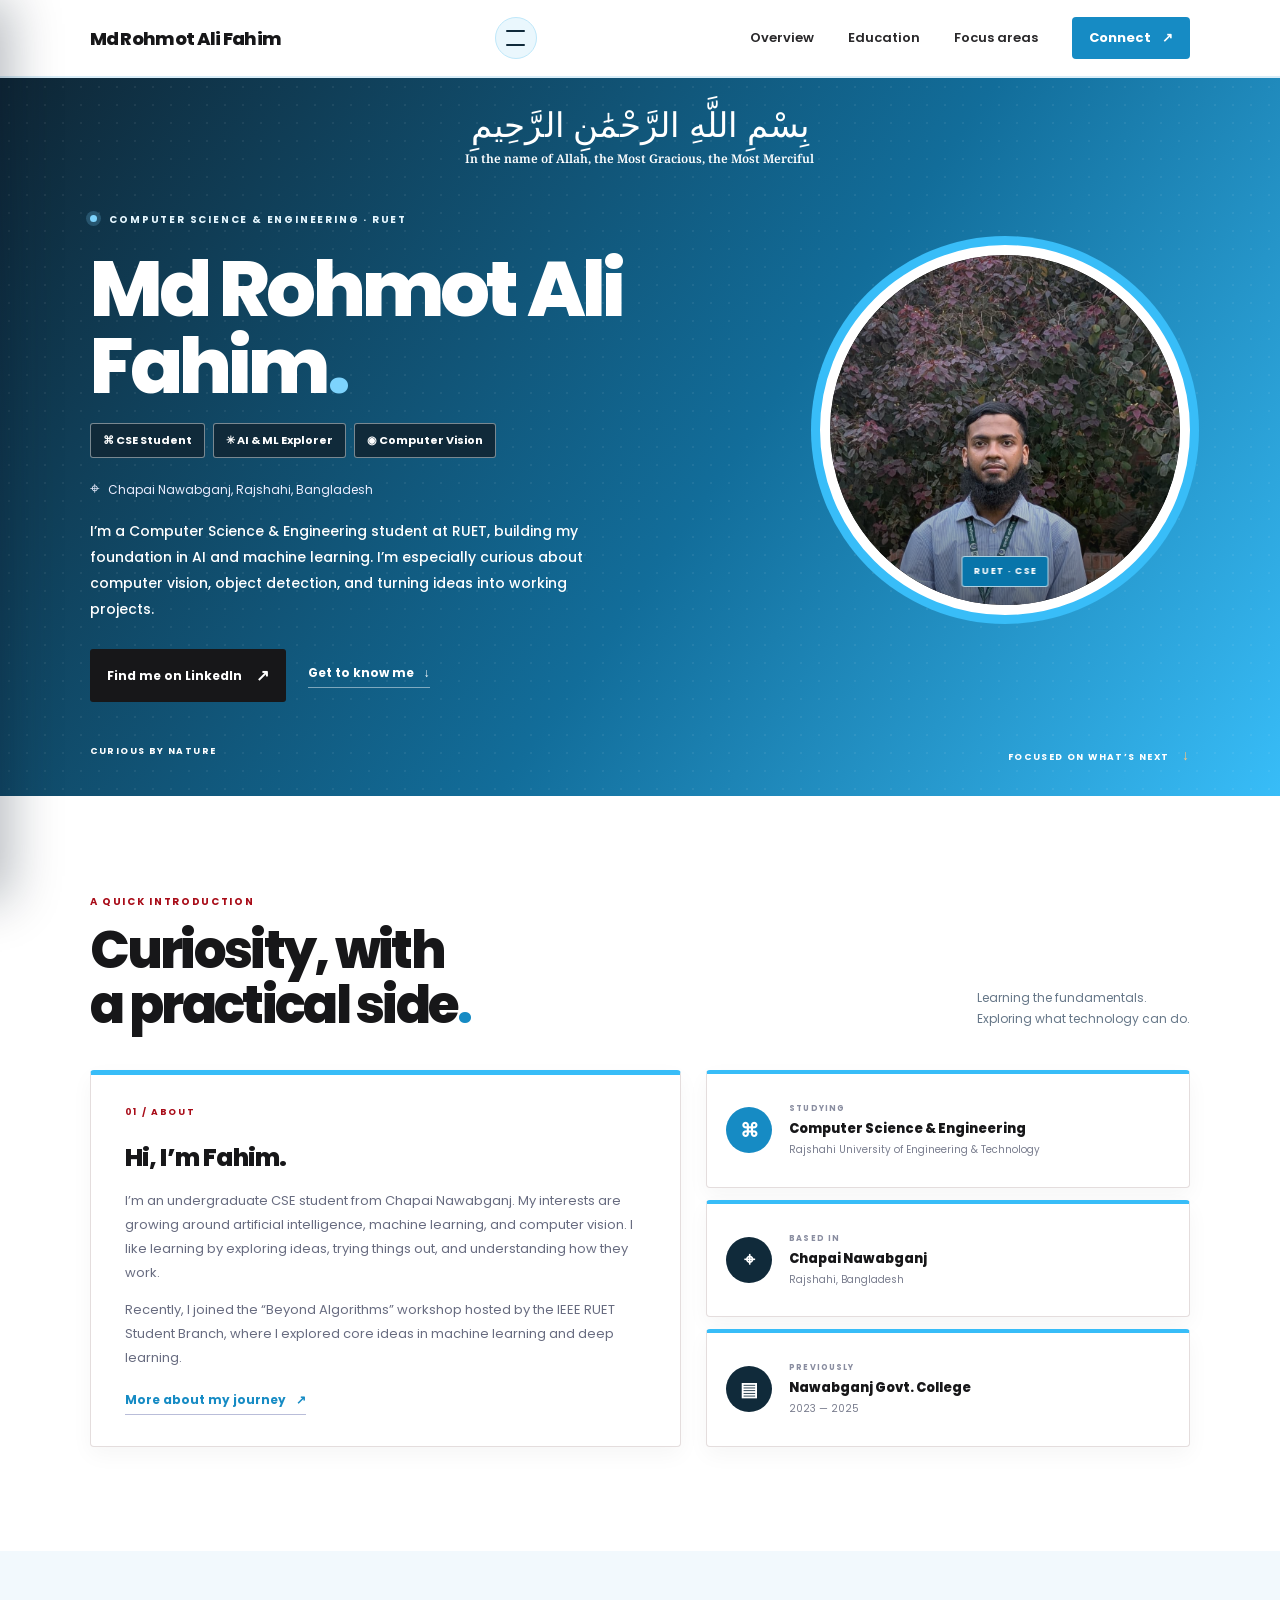
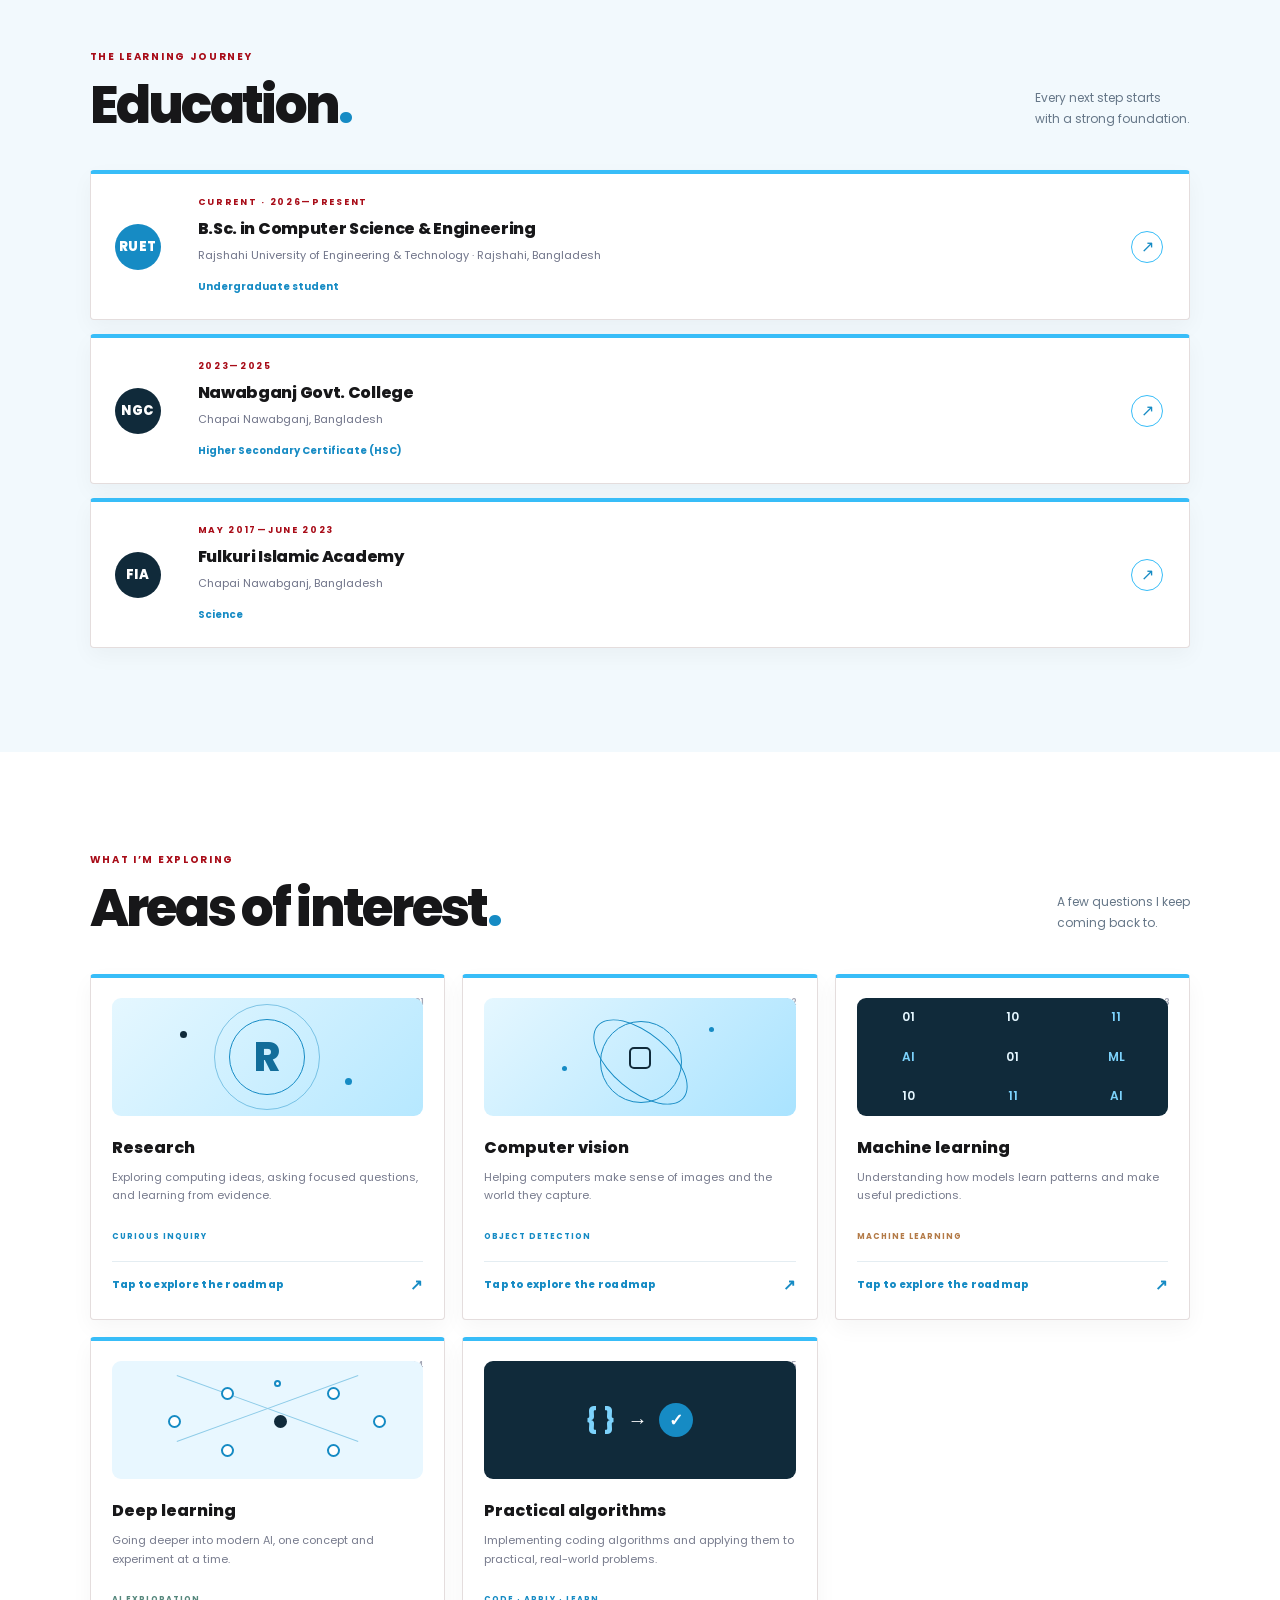
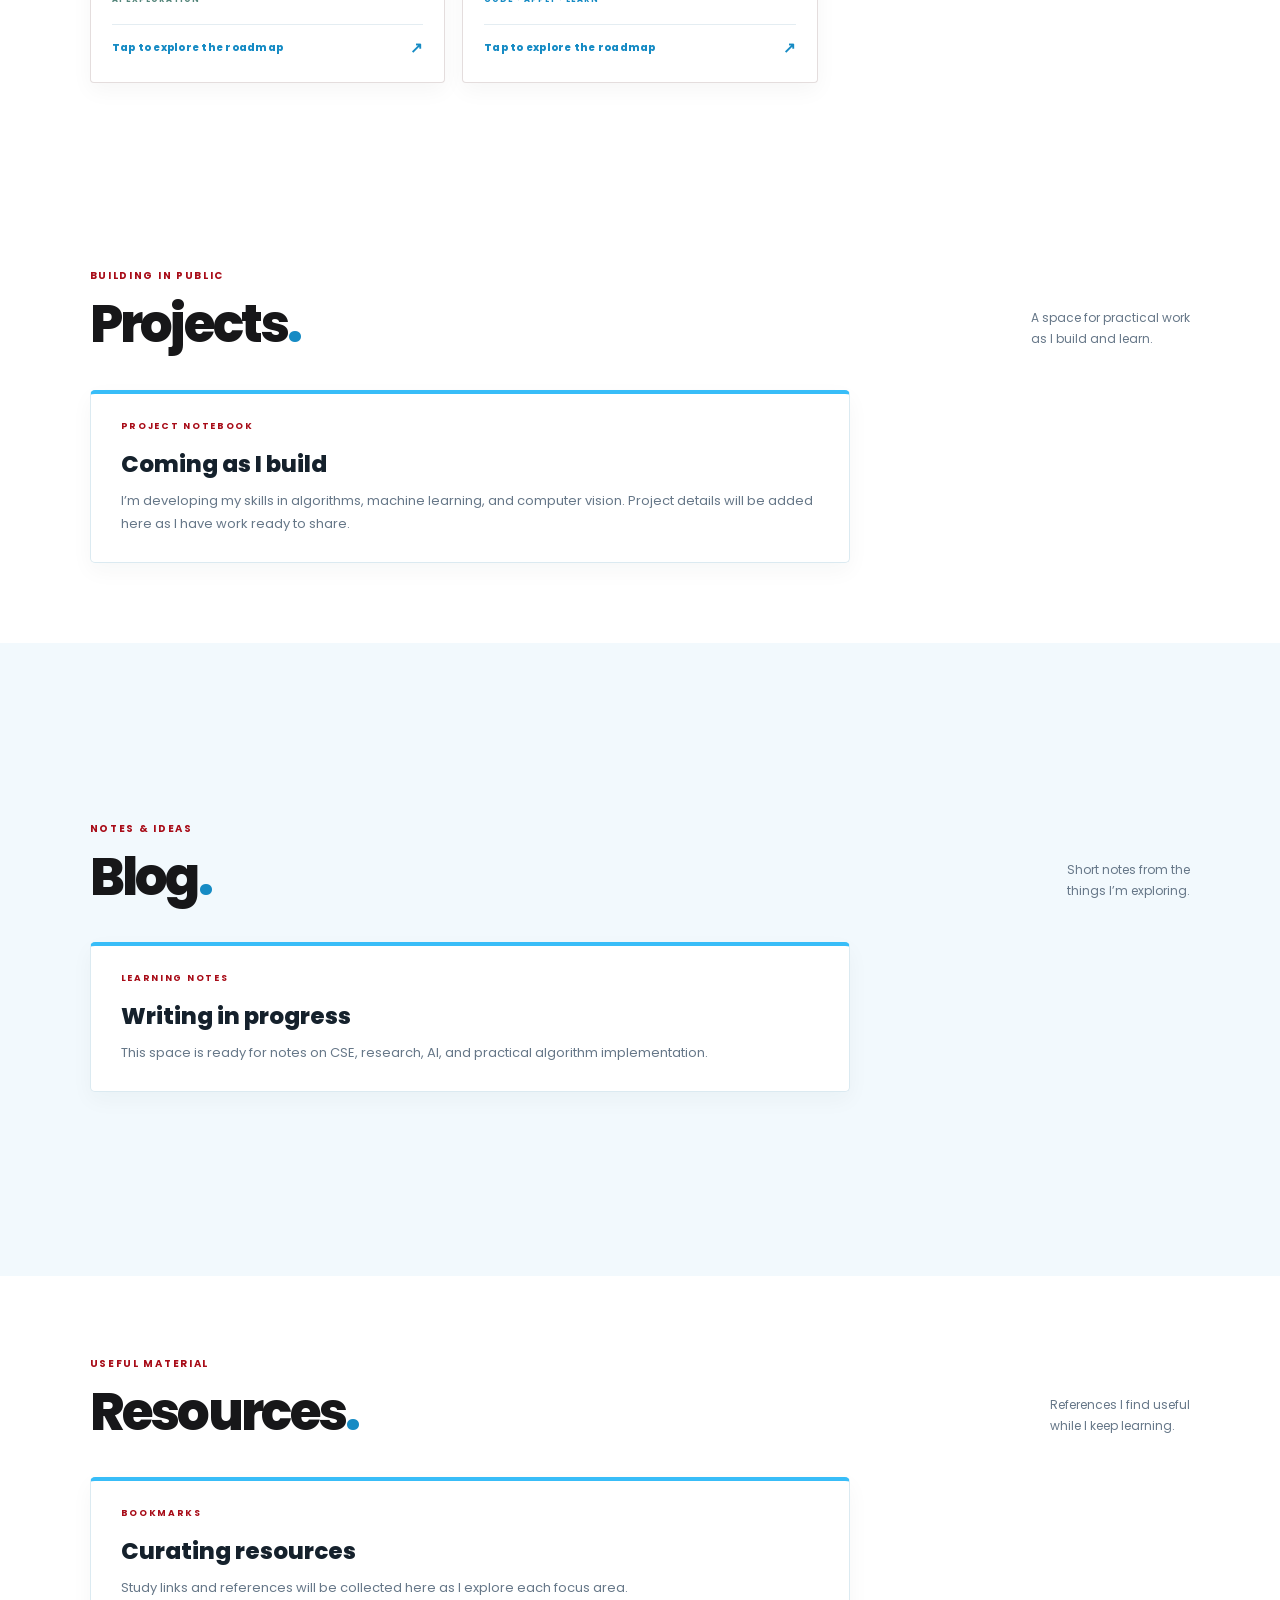
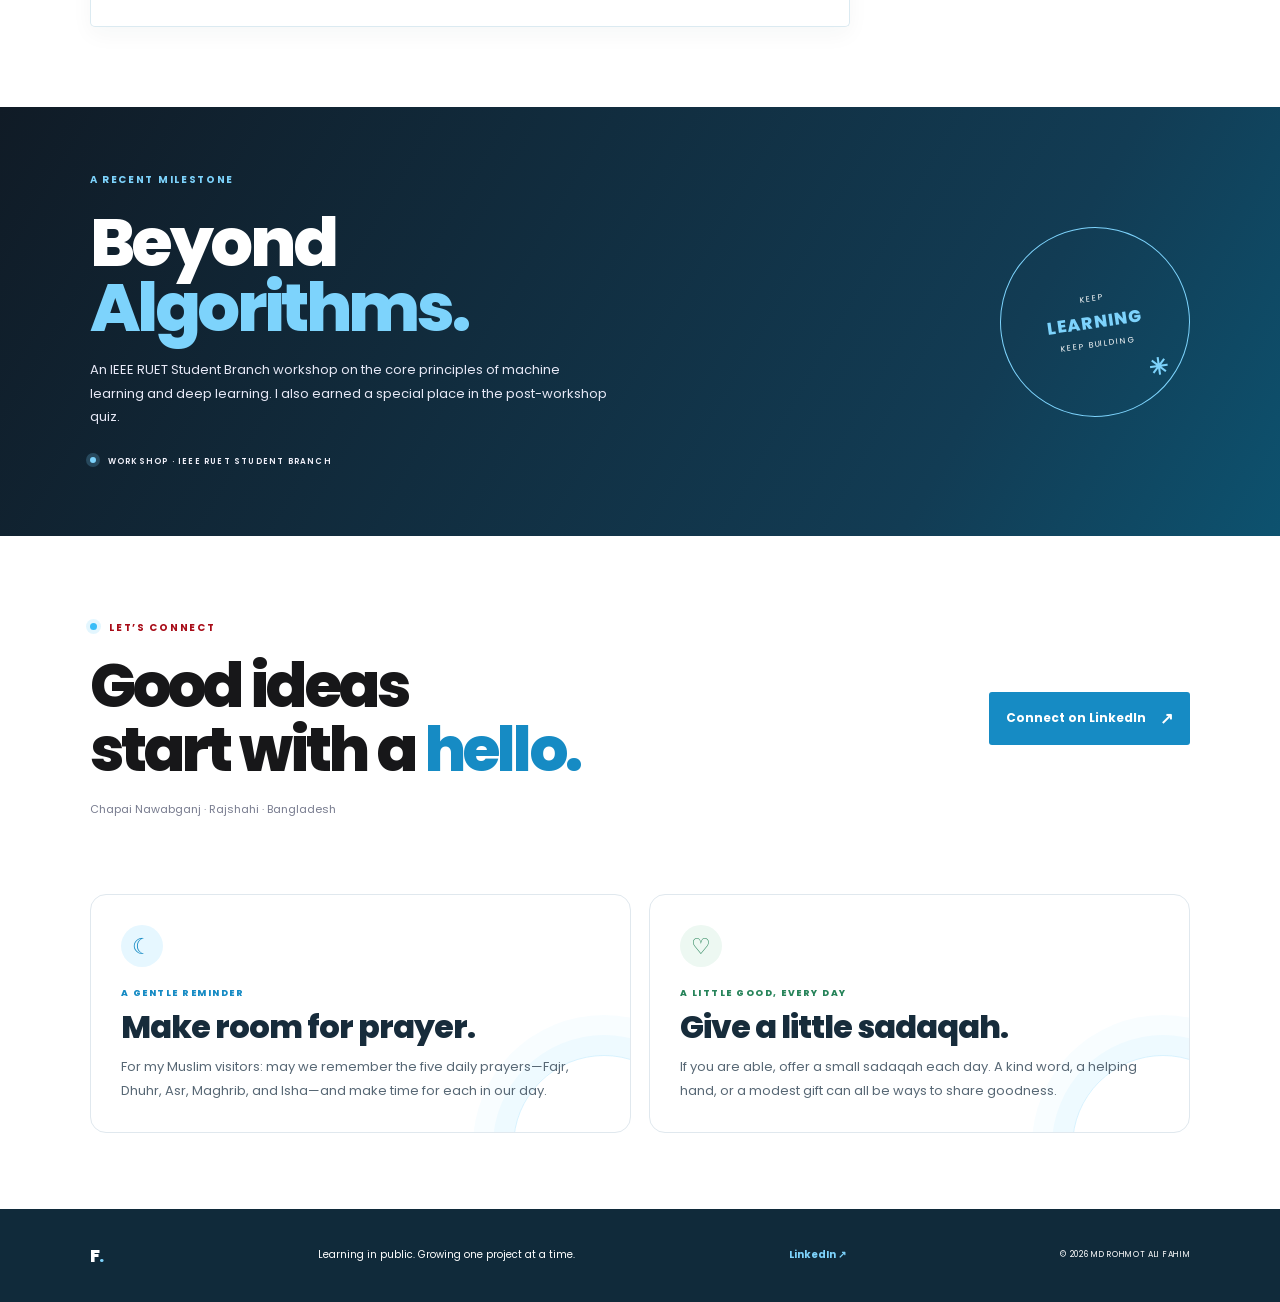
<file: Fahim-Portfolio-GitHub-Ready/index.html>
<!doctype html>
<html lang="en">
<head>
  <meta charset="utf-8">
  <meta name="viewport" content="width=device-width, initial-scale=1">
  <meta name="theme-color" content="#168bc4">
  <meta name="description" content="Md Rohmot Ali Fahim — RUET CSE student exploring research, algorithms, computer vision, machine learning, and deep learning.">
  <title>Md Rohmot Ali Fahim — CSE Student &amp; AI Explorer</title>
  <link rel="preconnect" href="https://fonts.googleapis.com">
  <link rel="preconnect" href="https://fonts.gstatic.com" crossorigin>
  <link href="https://fonts.googleapis.com/css2?family=Poppins:wght@400;500;600;700;800&display=swap" rel="stylesheet">
  <link href="https://fonts.googleapis.com/css2?family=Noto+Naskh+Arabic:wght@500;600&display=swap" rel="stylesheet">
  <link rel="stylesheet" href="styles.css">
  <script src="script.js" defer></script>
  <script src="learning-guides.js" defer></script>
</head>
<body>
  <header class="site-header">
    <a class="wordmark" href="#home" aria-label="Md Rohmot Ali Fahim">Md Rohmot Ali Fahim</a>
    <button class="menu-toggle" aria-expanded="false" aria-controls="portfolio-drawer" aria-label="Open portfolio menu"><span></span><span></span></button>
    <nav id="site-nav" class="site-nav" aria-label="Main navigation">
      <a href="#overview">Overview</a><a href="#education">Education</a><a href="#interests">Focus areas</a><a class="nav-cta" href="https://www.linkedin.com/in/md-rohmot-ali-fahim-4baa17401" target="_blank" rel="noreferrer">Connect <span aria-hidden="true">↗</span></a>
    </nav>
  </header>
  <div class="drawer-backdrop" data-drawer-close></div>
  <aside class="portfolio-drawer" id="portfolio-drawer" aria-hidden="true" aria-label="Portfolio menu">
    <div class="drawer-top"><a class="drawer-wordmark" href="#home">Fahim<span>.</span></a><button class="drawer-close" type="button" aria-label="Close menu">×</button></div>
    <div class="drawer-profile">
      <a class="collab-pill" href="https://www.linkedin.com/in/md-rohmot-ali-fahim-4baa17401" target="_blank" rel="noreferrer"><span></span> Let’s connect</a>
      <div class="drawer-stats"><div><strong>05</strong><small>FOCUS AREAS</small></div><div><strong>01</strong><small>WORKSHOP</small></div><div><strong>RUET</strong><small>CSE</small></div></div>
      <a class="drawer-social" href="https://www.linkedin.com/in/md-rohmot-ali-fahim-4baa17401" target="_blank" rel="noreferrer" aria-label="LinkedIn profile"><b>in</b><span>LinkedIn profile</span><i aria-hidden="true">↗</i></a>
    </div>
    <p class="drawer-label">MAIN</p>
    <nav class="drawer-nav" aria-label="Portfolio sections">
      <a href="#home"><span aria-hidden="true">⌂</span> My Profile</a>
      <a href="cv.html"><span aria-hidden="true">▤</span> Online CV</a>
      <a href="#interests"><span aria-hidden="true">⚗</span> Learning Lab</a>
      <a href="#projects"><span aria-hidden="true">↗</span> Projects <em>NEW</em></a>
      <a href="#activities"><span aria-hidden="true">★</span> Activities <em>NEW</em></a>
      <a href="#blog"><span aria-hidden="true">✎</span> Blog <em>NEW</em></a>
      <a href="#resources"><span aria-hidden="true">▣</span> Resources</a>
    </nav>
    <button class="theme-toggle" type="button" aria-pressed="false"><span aria-hidden="true">◐</span> Dark Mode</button>
  </aside>
  <main>
    <section class="hero" id="home"><div class="hero-inner section-wrap">
      <div class="hero-copy">
        <p class="bismillah"><span lang="ar" dir="rtl">بِسْمِ اللَّهِ الرَّحْمَٰنِ الرَّحِيمِ</span><span>In the name of Allah, the Most Gracious, the Most Merciful</span></p>
        <p class="eyebrow"><span class="status-dot"></span> COMPUTER SCIENCE &amp; ENGINEERING · RUET</p>
        <h1>Md Rohmot Ali Fahim<span>.</span></h1>
        <div class="role-tags"><span>⌘ CSE Student</span><span>✳ AI &amp; ML Explorer</span><span>◉ Computer Vision</span></div>
        <p class="hero-location"><span aria-hidden="true">⌖</span> Chapai Nawabganj, Rajshahi, Bangladesh</p>
        <p class="hero-intro">I’m a Computer Science &amp; Engineering student at RUET, building my foundation in AI and machine learning. I’m especially curious about computer vision, object detection, and turning ideas into working projects.</p>
        <div class="hero-actions"><a class="button button-light" href="https://www.linkedin.com/in/md-rohmot-ali-fahim-4baa17401" target="_blank" rel="noreferrer">Find me on LinkedIn <span aria-hidden="true">↗</span></a><a class="text-link" href="#overview">Get to know me <span aria-hidden="true">↓</span></a></div>
      </div>
      <div class="hero-portrait"><img class="profile-photo" src="assets/fahim-profile.jpg" alt="Md Rohmot Ali Fahim standing in front of a leafy courtyard"><span class="photo-caption">RUET · CSE</span></div>
      <div class="hero-foot"><span>CURIOUS BY NATURE</span><span>FOCUSED ON WHAT’S NEXT <b>↓</b></span></div>
    </div></section>
    <section class="overview section-wrap section-pad" id="overview">
      <div class="section-heading"><div><p class="eyebrow">A QUICK INTRODUCTION</p><h2>Curiosity, with<br>a practical side<span class="accent">.</span></h2></div><p class="section-aside">Learning the fundamentals.<br>Exploring what technology can do.</p></div>
      <div class="overview-grid">
        <article class="intro-card"><span class="card-kicker">01 / ABOUT</span><h3>Hi, I’m Fahim.</h3><p>I’m an undergraduate CSE student from Chapai Nawabganj. My interests are growing around artificial intelligence, machine learning, and computer vision. I like learning by exploring ideas, trying things out, and understanding how they work.</p><p>Recently, I joined the “Beyond Algorithms” workshop hosted by the IEEE RUET Student Branch, where I explored core ideas in machine learning and deep learning.</p><a class="text-link" href="https://www.linkedin.com/in/md-rohmot-ali-fahim-4baa17401" target="_blank" rel="noreferrer">More about my journey <span aria-hidden="true">↗</span></a></article>
        <aside class="quick-facts"><div class="fact-card fact-current"><span class="fact-icon">⌘</span><div><small>STUDYING</small><strong>Computer Science &amp; Engineering</strong><span>Rajshahi University of Engineering &amp; Technology</span></div></div><div class="fact-card fact-place"><span class="fact-icon">⌖</span><div><small>BASED IN</small><strong>Chapai Nawabganj</strong><span>Rajshahi, Bangladesh</span></div></div><div class="fact-card fact-previous"><span class="fact-icon">▤</span><div><small>PREVIOUSLY</small><strong>Nawabganj Govt. College</strong><span>2023 — 2025</span></div></div></aside>
      </div>
    </section>
    <section class="education-section" id="education"><div class="section-wrap section-pad">
      <div class="section-heading"><div><p class="eyebrow">THE LEARNING JOURNEY</p><h2>Education<span class="accent">.</span></h2></div><p class="section-aside">Every next step starts<br>with a strong foundation.</p></div>
      <div class="education-list">
        <article class="education-card edu-current"><div class="edu-mark">RUET</div><div class="edu-main"><span class="card-kicker">CURRENT · 2026—PRESENT</span><h3>B.Sc. in Computer Science &amp; Engineering</h3><p>Rajshahi University of Engineering &amp; Technology · Rajshahi, Bangladesh</p><span class="edu-note">Undergraduate student</span></div><span class="edu-arrow" aria-hidden="true">↗</span></article>
        <article class="education-card edu-past"><div class="edu-mark">NGC</div><div class="edu-main"><span class="card-kicker">2023—2025</span><h3>Nawabganj Govt. College</h3><p>Chapai Nawabganj, Bangladesh</p><span class="edu-note">Higher Secondary Certificate (HSC)</span></div><span class="edu-arrow" aria-hidden="true">↗</span></article>
        <article class="education-card edu-past"><div class="edu-mark">FIA</div><div class="edu-main"><span class="card-kicker">MAY 2017—JUNE 2023</span><h3>Fulkuri Islamic Academy</h3><p>Chapai Nawabganj, Bangladesh</p><span class="edu-note">Science</span></div><span class="edu-arrow" aria-hidden="true">↗</span></article>
      </div>
    </div></section>
    <section class="focus-section section-wrap section-pad" id="interests">
      <div class="section-heading"><div><p class="eyebrow">WHAT I’M EXPLORING</p><h2>Areas of interest<span class="accent">.</span></h2></div><p class="section-aside">A few questions I keep<br>coming back to.</p></div>
      <div class="focus-grid">
        <article class="focus-card focus-research topic-card" tabindex="0" role="button" aria-haspopup="dialog" data-topic="research"><span class="focus-number">01</span><div class="focus-art research-art"><span>R</span><i></i><b></b></div><h3>Research</h3><p>Exploring computing ideas, asking focused questions, and learning from evidence.</p><span class="focus-tag">CURIOUS INQUIRY</span><span class="focus-open">Tap to explore the roadmap <b aria-hidden="true">↗</b></span></article>
        <article class="focus-card focus-vision topic-card" tabindex="0" role="button" aria-haspopup="dialog" data-topic="vision"><span class="focus-number">02</span><div class="focus-art vision-art"><span></span><i></i><b></b></div><h3>Computer vision</h3><p>Helping computers make sense of images and the world they capture.</p><span class="focus-tag">OBJECT DETECTION</span><span class="focus-open">Tap to explore the roadmap <b aria-hidden="true">↗</b></span></article>
        <article class="focus-card focus-ml topic-card" tabindex="0" role="button" aria-haspopup="dialog" data-topic="machine-learning"><span class="focus-number">03</span><div class="focus-art ml-art"><span>01</span><span>10</span><span>11</span><span>AI</span><span>01</span><span>ML</span><span>10</span><span>11</span><span>AI</span></div><h3>Machine learning</h3><p>Understanding how models learn patterns and make useful predictions.</p><span class="focus-tag">MACHINE LEARNING</span><span class="focus-open">Tap to explore the roadmap <b aria-hidden="true">↗</b></span></article>
        <article class="focus-card focus-deep topic-card" tabindex="0" role="button" aria-haspopup="dialog" data-topic="deep-learning"><span class="focus-number">04</span><div class="focus-art deep-art"><span class="node node-1"></span><span class="node node-2"></span><span class="node node-3"></span><span class="node node-4"></span><span class="node node-5"></span><span class="node node-6"></span><span class="node node-7"></span><span class="node node-8"></span></div><h3>Deep learning</h3><p>Going deeper into modern AI, one concept and experiment at a time.</p><span class="focus-tag">AI EXPLORATION</span><span class="focus-open">Tap to explore the roadmap <b aria-hidden="true">↗</b></span></article>
        <article class="focus-card focus-algorithms topic-card" tabindex="0" role="button" aria-haspopup="dialog" data-topic="algorithms"><span class="focus-number">05</span><div class="focus-art algorithm-art"><span>{ }</span><i>→</i><b>✓</b></div><h3>Practical algorithms</h3><p>Implementing coding algorithms and applying them to practical, real-world problems.</p><span class="focus-tag">CODE · APPLY · LEARN</span><span class="focus-open">Tap to explore the roadmap <b aria-hidden="true">↗</b></span></article>
      </div>
    </section>
    <section class="extra-section section-wrap section-pad" id="projects">
      <div class="section-heading"><div><p class="eyebrow">BUILDING IN PUBLIC</p><h2>Projects<span class="accent">.</span></h2></div><p class="section-aside">A space for practical work<br>as I build and learn.</p></div>
      <article class="extra-card"><span class="card-kicker">PROJECT NOTEBOOK</span><h3>Coming as I build</h3><p>I’m developing my skills in algorithms, machine learning, and computer vision. Project details will be added here as I have work ready to share.</p></article>
    </section>
    <section class="extra-section extra-tint" id="blog"><div class="section-wrap section-pad">
      <div class="section-heading"><div><p class="eyebrow">NOTES &amp; IDEAS</p><h2>Blog<span class="accent">.</span></h2></div><p class="section-aside">Short notes from the<br>things I’m exploring.</p></div>
      <article class="extra-card"><span class="card-kicker">LEARNING NOTES</span><h3>Writing in progress</h3><p>This space is ready for notes on CSE, research, AI, and practical algorithm implementation.</p></article>
    </div></section>
    <section class="extra-section section-wrap section-pad" id="resources">
      <div class="section-heading"><div><p class="eyebrow">USEFUL MATERIAL</p><h2>Resources<span class="accent">.</span></h2></div><p class="section-aside">References I find useful<br>while I keep learning.</p></div>
      <article class="extra-card"><span class="card-kicker">BOOKMARKS</span><h3>Curating resources</h3><p>Study links and references will be collected here as I explore each focus area.</p></article>
    </section>
    <section class="activity-section" id="activities"><div class="section-wrap activity-wrap"><div><p class="eyebrow">A RECENT MILESTONE</p><h2>Beyond<br><span>Algorithms.</span></h2><p class="activity-copy">An IEEE RUET Student Branch workshop on the core principles of machine learning and deep learning. I also earned a special place in the post-workshop quiz.</p><span class="activity-label"><span class="status-dot"></span> WORKSHOP · IEEE RUET STUDENT BRANCH</span></div><div class="activity-stamp"><span>KEEP</span><strong>LEARNING</strong><span>KEEP BUILDING</span><b>✳</b></div></div></section>
    <section class="contact-section section-wrap" id="contact"><p class="eyebrow"><span class="status-dot"></span> LET’S CONNECT</p><div class="contact-row"><h2>Good ideas<br>start with a <i>hello.</i></h2><a class="button button-dark" href="https://www.linkedin.com/in/md-rohmot-ali-fahim-4baa17401" target="_blank" rel="noreferrer">Connect on LinkedIn <span aria-hidden="true">↗</span></a></div><p class="contact-location">Chapai Nawabganj · Rajshahi · Bangladesh</p></section>
    <section class="daily-reminders section-wrap" aria-label="Daily reminders">
      <article class="reminder-card prayer-reminder">
        <span class="reminder-icon" aria-hidden="true">☾</span>
        <p class="eyebrow">A GENTLE REMINDER</p>
        <h2>Make room for prayer.</h2>
        <p>For my Muslim visitors: may we remember the five daily prayers—Fajr, Dhuhr, Asr, Maghrib, and Isha—and make time for each in our day.</p>
      </article>
      <article class="reminder-card sadaqah-reminder">
        <span class="reminder-icon" aria-hidden="true">♡</span>
        <p class="eyebrow">A LITTLE GOOD, EVERY DAY</p>
        <h2>Give a little sadaqah.</h2>
        <p>If you are able, offer a small sadaqah each day. A kind word, a helping hand, or a modest gift can all be ways to share goodness.</p>
      </article>
    </section>
    <dialog class="topic-dialog" id="topic-dialog" aria-labelledby="topic-dialog-title">
      <div class="topic-dialog-shell">
        <button class="topic-dialog-close" type="button" aria-label="Close learning guide">×</button>
        <div id="topic-dialog-body"></div>
      </div>
    </dialog>
  </main>
  <footer class="site-footer"><a class="wordmark" href="#home">F<span>.</span></a><p>Learning in public. Growing one project at a time.</p><div class="social-links"><a href="https://www.linkedin.com/in/md-rohmot-ali-fahim-4baa17401" target="_blank" rel="noreferrer">LinkedIn ↗</a></div><span class="copyright">© <span id="year"></span> MD ROHMOT ALI FAHIM</span></footer>
</body>
</html>
</file>
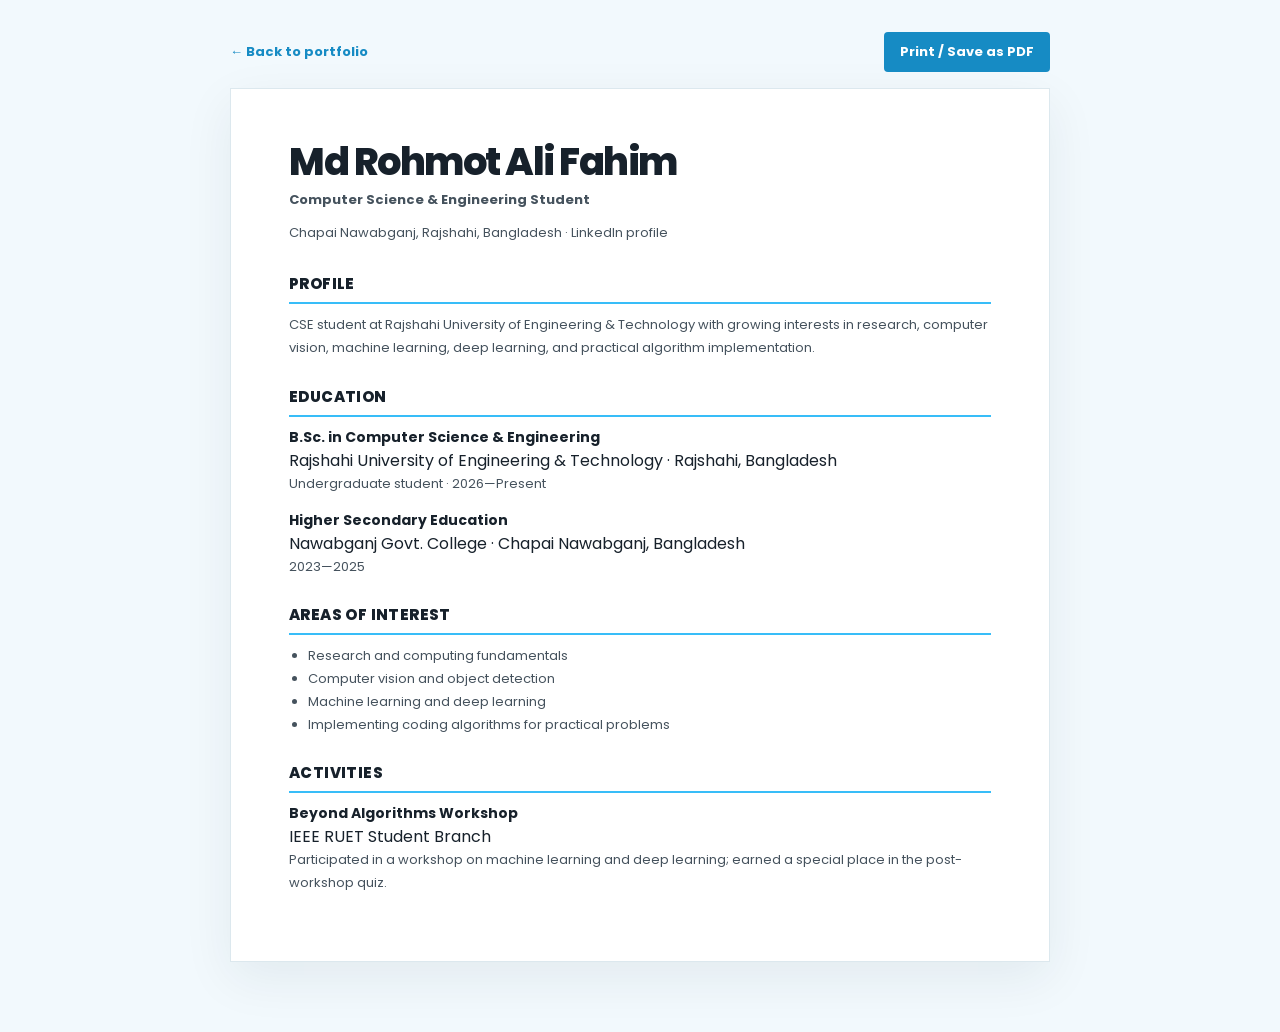
<file: Fahim-Portfolio-GitHub-Ready/cv.html>
<!doctype html>
<html lang="en">
<head>
  <meta charset="utf-8">
  <meta name="viewport" content="width=device-width, initial-scale=1">
  <meta name="description" content="Online CV for Md Rohmot Ali Fahim, CSE student at RUET.">
  <title>Online CV — Md Rohmot Ali Fahim</title>
  <link rel="preconnect" href="https://fonts.googleapis.com">
  <link rel="preconnect" href="https://fonts.gstatic.com" crossorigin>
  <link href="https://fonts.googleapis.com/css2?family=Poppins:wght@400;500;600;700;800&display=swap" rel="stylesheet">
  <link rel="stylesheet" href="styles.css">
</head>
<body>
  <main class="cv-page">
    <div class="cv-toolbar"><a href="index.html">← Back to portfolio</a><button class="cv-print" type="button" onclick="window.print()">Print / Save as PDF</button></div>
    <article class="cv-sheet">
      <h1>Md Rohmot Ali Fahim</h1>
      <p class="cv-subtitle">Computer Science &amp; Engineering Student</p>
      <p class="cv-contact">Chapai Nawabganj, Rajshahi, Bangladesh · <a href="https://www.linkedin.com/in/md-rohmot-ali-fahim-4baa17401" target="_blank" rel="noreferrer">LinkedIn profile</a></p>

      <h2>Profile</h2>
      <p>CSE student at Rajshahi University of Engineering &amp; Technology with growing interests in research, computer vision, machine learning, deep learning, and practical algorithm implementation.</p>

      <h2>Education</h2>
      <div class="cv-entry"><strong>B.Sc. in Computer Science &amp; Engineering</strong><span>Rajshahi University of Engineering &amp; Technology · Rajshahi, Bangladesh</span><p>Undergraduate student · 2026—Present</p></div>
      <div class="cv-entry"><strong>Higher Secondary Education</strong><span>Nawabganj Govt. College · Chapai Nawabganj, Bangladesh</span><p>2023—2025</p></div>

      <h2>Areas of Interest</h2>
      <ul><li>Research and computing fundamentals</li><li>Computer vision and object detection</li><li>Machine learning and deep learning</li><li>Implementing coding algorithms for practical problems</li></ul>

      <h2>Activities</h2>
      <div class="cv-entry"><strong>Beyond Algorithms Workshop</strong><span>IEEE RUET Student Branch</span><p>Participated in a workshop on machine learning and deep learning; earned a special place in the post-workshop quiz.</p></div>
    </article>
  </main>
</body>
</html>
</file>
<file: Fahim-Portfolio-GitHub-Ready/styles.css>
:root{--ink:#242740;--ink-soft:#454864;--muted:#767a91;--line:#e5e6ee;--paper:#f8f8fb;--purple:#4d53a0;--blue:#5575bc;--orange:#e6a45f;--lavender:#eef0fb;--font-display:'Manrope',sans-serif;--font-body:'DM Sans',sans-serif}*{box-sizing:border-box}html{scroll-behavior:smooth;scroll-padding-top:82px}body{margin:0;background:var(--paper);color:var(--ink);font-family:var(--font-body);-webkit-font-smoothing:antialiased}a{color:inherit;text-decoration:none}h1,h2,h3,p{margin-top:0}.site-header{height:78px;padding:0 max(7%,calc((100% - 1160px)/2));display:flex;align-items:center;justify-content:space-between;background:#fff;border-bottom:1px solid #ececf2;position:sticky;top:0;z-index:20}.wordmark{font:800 25px var(--font-display);letter-spacing:-1.5px}.wordmark span,.accent{color:#6876bd}.site-nav{display:flex;align-items:center;gap:34px;font-size:13px;color:#555970}.site-nav>a:not(.nav-cta):hover{color:var(--purple)}.nav-cta{background:var(--purple);color:#fff;padding:11px 17px;border-radius:999px;transition:background .2s,transform .2s}.nav-cta:hover{background:#39417f;transform:translateY(-1px)}.nav-cta span{margin-left:8px}.menu-toggle{display:none}.section-wrap{width:min(1120px,86%);margin-inline:auto}.hero{background:linear-gradient(118deg,#4a4f99 0%,#535da6 52%,#5279b8 100%);color:#fff;position:relative;overflow:hidden}.hero:before{content:"";position:absolute;inset:0;background-image:radial-gradient(rgba(255,255,255,.13) .7px,transparent .8px);background-size:18px 18px;opacity:.38;pointer-events:none}.hero-inner{position:relative;display:grid;grid-template-columns:1.1fr .9fr;column-gap:8%;align-items:center;min-height:620px;padding-top:80px;padding-bottom:94px}.hero-copy{max-width:620px;z-index:1}.eyebrow{font:600 10px var(--font-body);letter-spacing:1.5px;color:var(--muted);margin:0 0 22px}.hero .eyebrow{color:#d9dcf5}.status-dot{display:inline-block;width:7px;height:7px;border-radius:50%;background:#f1b165;vertical-align:1px;margin-right:9px;box-shadow:0 0 0 4px #f1b16528}.hero h1{font:800 clamp(52px,7vw,84px)/.99 var(--font-display);letter-spacing:-5px;margin:0 0 19px}.hero h1 span{color:#ffc47f}.role-tags{display:flex;flex-wrap:wrap;gap:8px;margin-bottom:17px}.role-tags span{display:inline-flex;align-items:center;gap:7px;background:#ffffff1a;border:1px solid #ffffff35;border-radius:999px;padding:8px 12px;font-size:11px;font-weight:600}.hero-location{font-size:12px;color:#eceeff;margin-bottom:18px}.hero-location span{font-size:17px;margin-right:5px}.hero-intro{max-width:510px;font-size:14px;line-height:1.8;color:#e5e7f6;margin-bottom:26px}.hero-actions{display:flex;align-items:center;gap:22px}.button{display:inline-flex;align-items:center;gap:14px;border-radius:6px;padding:14px 17px;font-size:12px;font-weight:700;transition:transform .2s,background .2s,box-shadow .2s}.button:hover{transform:translateY(-2px);box-shadow:0 8px 20px #22274a22}.button span{font-size:16px}.button-light{background:#fff;color:#414783}.text-link{font-size:12px;font-weight:700;border-bottom:1px solid #ffffff75;padding-bottom:5px;transition:color .2s}.text-link:hover{color:#ffc47f}.text-link span{margin-left:7px}.hero-portrait{height:395px;max-width:400px;width:100%;justify-self:end;position:relative;overflow:hidden;background:linear-gradient(145deg,#7078bd,#7da3d3);border:1px solid #ffffff40;border-radius:22px;box-shadow:0 24px 60px #22255035}.portrait-grid{position:absolute;inset:0;background:linear-gradient(#ffffff14 1px,transparent 1px),linear-gradient(90deg,#ffffff14 1px,transparent 1px);background-size:35px 35px;mask-image:linear-gradient(135deg,#000,transparent 85%)}.portrait-disc{position:absolute;width:220px;height:220px;border-radius:50%;top:50%;left:50%;transform:translate(-50%,-50%);display:grid;place-items:center;background:linear-gradient(135deg,#f5b36f,#ffd39a);color:#505592;font:800 49px var(--font-display);letter-spacing:-4px;box-shadow:0 0 0 14px #ffffff15,0 0 0 15px #ffffff42,0 22px 45px #292e693b}.portrait-orbit{position:absolute;border:1px solid #ffffff64;border-radius:50%;width:310px;height:110px;left:50%;top:50%;transform:translate(-50%,-50%) rotate(-38deg)}.orbit-b{width:370px;height:150px;transform:translate(-50%,-50%) rotate(42deg);opacity:.55}.portrait-caption{position:absolute;font:600 9px/1.65 var(--font-body);letter-spacing:1.5px;color:#fff}.caption-top{top:24px;left:25px}.caption-bottom{bottom:23px;right:24px}.portrait-spark{position:absolute;color:#ffd293;font-size:23px}.spark-a{top:72px;right:53px}.spark-b{bottom:79px;left:45px;font-size:17px}.hero-foot{position:absolute;bottom:30px;left:0;right:0;display:flex;justify-content:space-between;font-size:9px;letter-spacing:1.4px;color:#e1e3f7}.hero-foot b{font-size:14px;color:#ffc47f;margin-left:9px}.section-pad{padding-top:98px;padding-bottom:104px}.section-heading{display:flex;align-items:end;justify-content:space-between;gap:25px;margin-bottom:38px}.section-heading .eyebrow{margin-bottom:13px}.section-heading h2{font:700 clamp(36px,4.4vw,52px)/1.05 var(--font-display);letter-spacing:-2.4px;margin:0}.section-aside{font-size:12px;line-height:1.75;color:var(--muted);margin:0 0 3px}.overview-grid{display:grid;grid-template-columns:1.1fr .9fr;gap:25px}.intro-card,.fact-card,.education-card,.focus-card{background:#fff;border:1px solid #e7e8ef;border-radius:13px;box-shadow:0 8px 24px #30345908}.intro-card{padding:31px 34px;border-top:3px solid #6874bd}.card-kicker{display:block;font-size:9px;font-weight:700;letter-spacing:1.2px;color:#8489a0}.intro-card h3{font:700 25px var(--font-display);letter-spacing:-.8px;margin:20px 0 12px}.intro-card p{font-size:13px;line-height:1.85;color:#686c80;margin-bottom:13px}.intro-card .text-link{display:inline-block;color:#545fa6;border-color:#b9bdd9;margin-top:7px}.intro-card .text-link:hover{color:#d18b48}.quick-facts{display:grid;gap:12px}.fact-card{display:flex;align-items:center;gap:17px;padding:17px 19px}.fact-current{border-top:3px solid #777dca}.fact-place{border-top:3px solid #e1a46c}.fact-previous{border-top:3px solid #75a49b}.fact-icon{width:43px;height:43px;border-radius:12px;background:#eef0fb;color:#5965ad;display:grid;place-items:center;font-size:19px;flex:none}.fact-place .fact-icon{background:#fcf2e7;color:#b87839}.fact-previous .fact-icon{background:#eaf4f1;color:#56877c}.fact-card div{display:grid;gap:4px}.fact-card small{font-size:8px;font-weight:700;letter-spacing:1.1px;color:#898da0}.fact-card strong{font:700 13px var(--font-display);color:#343850}.fact-card div>span{font-size:10px;color:#797d8e;line-height:1.4}.education-section{background:#f0f1f8}.education-list{display:grid;gap:14px}.education-card{display:grid;grid-template-columns:62px 1fr 34px;align-items:center;gap:21px;padding:22px 24px;transition:transform .22s,box-shadow .22s}.education-card:hover{transform:translateY(-3px);box-shadow:0 14px 28px #30345910}.edu-current{border-top:3px solid #6975bc}.edu-past{border-top:3px solid #e1a46c}.edu-mark{width:58px;height:58px;border-radius:14px;background:#eef0fb;display:grid;place-items:center;color:#5964aa;font:800 13px var(--font-display);letter-spacing:.4px}.edu-past .edu-mark{background:#fcf2e7;color:#ad743d}.edu-main h3{font:700 16px var(--font-display);margin:7px 0 6px;letter-spacing:-.3px}.edu-main p{font-size:11px;color:#707489;margin:0 0 8px}.edu-note{font-size:10px;color:#5963a4}.edu-arrow{width:32px;height:32px;border:1px solid #e0e2ee;color:#747aa5;border-radius:50%;display:grid;place-items:center}.focus-section{padding-top:100px;padding-bottom:105px}.focus-grid{display:grid;grid-template-columns:repeat(3,1fr);gap:17px}.focus-card{padding:20px 21px 23px;min-height:293px;position:relative;overflow:hidden;transition:transform .25s,box-shadow .25s}.focus-card:hover{transform:translateY(-4px);box-shadow:0 17px 32px #30345912}.focus-vision{border-top:3px solid #6475bc}.focus-ml{border-top:3px solid #dd9a5f}.focus-deep{border-top:3px solid #72a69b}.focus-number{position:absolute;top:18px;right:19px;font:600 9px var(--font-body);color:#a3a6b5;letter-spacing:.8px}.focus-art{height:118px;border-radius:9px;margin-bottom:19px;position:relative;overflow:hidden;background:#eef0fb}.vision-art{background:linear-gradient(135deg,#e8ecfa,#d5def2)}.vision-art:before,.vision-art:after{content:"";position:absolute;width:80px;height:80px;border:1px solid #818dca;border-radius:50%;top:23px;left:calc(50% - 40px)}.vision-art:after{width:111px;height:56px;top:35px;left:calc(50% - 56px);border-radius:50%;transform:rotate(40deg)}.vision-art span{position:absolute;z-index:1;width:22px;height:22px;top:49px;left:calc(50% - 11px);border:2px solid #e7a160;border-radius:5px}.vision-art i,.vision-art b{position:absolute;width:5px;height:5px;background:#6975bc;border-radius:50%;left:25%;top:58%}.vision-art b{left:72%;top:25%;background:#e7a160}.ml-art{display:grid;grid-template-columns:repeat(3,1fr);place-items:center;background:#fcf2e7;color:#ba8553;font:600 12px var(--font-display)}.ml-art span:nth-child(3n){color:#8c6a4a}.ml-art span:nth-child(4n){color:#d39c68}.deep-art{background:#eaf4f1}.deep-art:before,.deep-art:after{content:"";position:absolute;left:19%;right:19%;top:40%;height:1px;background:#9abbb3;transform:rotate(20deg)}.deep-art:after{transform:rotate(-20deg)}.node{position:absolute;z-index:1;width:13px;height:13px;border:2px solid #73a49a;background:#eaf4f1;border-radius:50%}.node-1{left:18%;top:46%}.node-2{left:35%;top:22%}.node-3{left:35%;top:70%}.node-4{left:52%;top:46%;background:#f2b06e;border-color:#f2b06e}.node-5{left:69%;top:22%}.node-6{left:69%;top:70%}.node-7{left:84%;top:46%}.node-8{left:52%;top:16%;width:7px;height:7px}.focus-card h3{font:700 16px var(--font-display);margin:0 0 8px}.focus-card p{font-size:11px;line-height:1.7;color:#777b8d;margin:0 0 16px}.focus-tag{font:600 8px var(--font-body);letter-spacing:1px;color:#656fae}.focus-ml .focus-tag{color:#b47b48}.focus-deep .focus-tag{color:#56877c}.activity-section{background:linear-gradient(118deg,#4a4f99,#5279b8);color:#fff;position:relative;overflow:hidden}.activity-wrap{min-height:350px;display:flex;justify-content:space-between;align-items:center;gap:30px;padding-top:65px;padding-bottom:65px}.activity-section .eyebrow{color:#dfe1f5}.activity-section h2{font:800 clamp(42px,5.5vw,67px)/.98 var(--font-display);letter-spacing:-3.4px;margin:0 0 17px}.activity-section h2 span{color:#ffc47f}.activity-copy{max-width:525px;font-size:13px;line-height:1.8;color:#e6e8f6;margin-bottom:18px}.activity-label{font:600 8px var(--font-body);letter-spacing:1.2px;color:#f2f2fb}.activity-label .status-dot{width:6px;height:6px}.activity-stamp{position:relative;width:190px;height:190px;border:1px solid #ffffff80;border-radius:50%;display:flex;flex-direction:column;align-items:center;justify-content:center;gap:4px;transform:rotate(-8deg);flex:none;color:#fff}.activity-stamp span{font-size:8px;letter-spacing:2px}.activity-stamp strong{font:800 17px var(--font-display);letter-spacing:1px;color:#ffc47f}.activity-stamp b{position:absolute;right:28px;bottom:24px;font-size:23px;color:#ffc47f}.contact-section{padding-top:84px;padding-bottom:68px}.contact-section .eyebrow{margin-bottom:18px}.contact-section .status-dot{background:#6f89c1;box-shadow:0 0 0 4px #6f89c124}.contact-row{display:flex;align-items:center;justify-content:space-between;gap:25px}.contact-row h2{font:700 clamp(39px,5.2vw,61px)/1.05 var(--font-display);letter-spacing:-3px;margin:0}.contact-row h2 i{font-family:Georgia,serif;font-weight:400;color:#6975bc}.button-dark{background:#50569e;color:#fff}.button-dark:hover{background:#3d4387}.contact-location{margin:19px 0 0;color:#787c8f;font-size:11px}.site-footer{min-height:93px;display:flex;align-items:center;justify-content:space-between;gap:20px;padding:22px 7%;background:#fff;border-top:1px solid #ececf2}.site-footer p{margin:0;color:#888b9a;font-size:10px}.social-links{font-size:10px;color:#555f9d}.social-links a:hover{text-decoration:underline}.copyright{font-size:8px;color:#898d9d;letter-spacing:.7px}
@media(max-width:760px){html{scroll-padding-top:70px}.site-header{height:68px;padding:0 6%}.menu-toggle{display:grid;gap:5px;padding:9px;background:none;border:0}.menu-toggle span{width:21px;height:2px;background:#343858;border-radius:2px}.site-nav{display:none;position:absolute;top:67px;left:0;right:0;padding:20px 6% 24px;background:#fff;border-bottom:1px solid var(--line);align-items:flex-start;flex-direction:column;gap:19px}.site-nav.is-open{display:flex}.nav-cta{margin-top:2px}.section-wrap{width:88%}.hero-inner{grid-template-columns:1fr;gap:34px;padding-top:63px;padding-bottom:76px}.hero h1{font-size:clamp(53px,12vw,75px);letter-spacing:-3.7px}.hero-intro{font-size:13px}.hero-portrait{justify-self:center;max-width:420px;height:320px}.portrait-disc{width:170px;height:170px;font-size:40px}.hero-foot{bottom:22px;font-size:8px}.section-pad{padding-top:70px;padding-bottom:74px}.section-heading{align-items:flex-start;flex-direction:column;gap:13px;margin-bottom:27px}.section-heading h2{font-size:39px}.section-aside br{display:none}.overview-grid{grid-template-columns:1fr;gap:14px}.intro-card{padding:25px 23px}.quick-facts{gap:10px}.fact-card{padding:15px}.education-card{grid-template-columns:48px 1fr 30px;gap:14px;padding:18px 15px}.edu-mark{width:46px;height:46px;border-radius:12px;font-size:11px}.edu-main h3{font-size:14px;line-height:1.4}.edu-main p{line-height:1.55}.edu-arrow{width:28px;height:28px}.focus-grid{grid-template-columns:1fr;gap:13px}.focus-card{min-height:260px;padding:18px}.focus-art{height:108px}.activity-wrap{min-height:0;align-items:flex-start;padding-top:60px;padding-bottom:60px;flex-direction:column}.activity-section h2{font-size:49px}.activity-stamp{width:145px;height:145px;align-self:flex-end;margin-top:-9px}.activity-stamp strong{font-size:14px}.contact-section{padding-top:64px;padding-bottom:54px}.contact-row{align-items:flex-start;flex-direction:column;gap:23px}.contact-row h2{font-size:43px}.site-footer{padding:23px 6%;flex-wrap:wrap;gap:13px}.site-footer p{order:3;width:100%}.social-links{margin-left:auto}.copyright{font-size:7px}}
@media(max-width:380px){.role-tags span{font-size:10px;padding:7px 9px}.hero h1{font-size:50px}.hero-actions{gap:14px}.button{padding:13px 12px;gap:9px}.hero-foot{font-size:7px}.contact-row h2{font-size:39px}}
@media(prefers-reduced-motion:reduce){html{scroll-behavior:auto}*,*::before,*::after{transition-duration:.01ms!important;animation-duration:.01ms!important;animation-iteration-count:1!important}}
.hero-portrait{isolation:isolate}.profile-photo{display:block;width:100%;height:100%;object-fit:cover;object-position:center 46%;border-radius:inherit}.hero-portrait:after{content:"";position:absolute;inset:45% 0 0;background:linear-gradient(transparent,rgba(29,34,77,.68));pointer-events:none}.photo-caption{position:absolute;z-index:2;left:18px;bottom:17px;padding:8px 11px;border:1px solid #ffffff75;border-radius:999px;background:#38437a8c;color:white;font:700 9px var(--font-body);letter-spacing:1.1px;backdrop-filter:blur(7px)}
:root{--font-display:'Poppins',sans-serif;--font-body:'Poppins',sans-serif}.site-header{background:linear-gradient(118deg,#4a4f99 0%,#535da6 52%,#5279b8 100%);border-bottom:1px solid #ffffff28}.wordmark{color:#fff;font-size:16px;letter-spacing:-.45px}.wordmark span,.accent{color:#ffd093}.site-nav{color:#f8f8ff}.site-nav>a:not(.nav-cta){color:#f1f2ff}.site-nav>a:not(.nav-cta):hover{color:#ffd093}.nav-cta{background:#ffffff16;color:#fff;border:1px solid #ffffff65}.nav-cta:hover{background:#ffffff30;color:#fff}.menu-toggle span{background:#fff}.hero h1{font-family:var(--font-display);font-size:clamp(34px,4.3vw,53px);font-weight:700;line-height:1.22;letter-spacing:-1.35px;color:#fff}.hero h1 span{color:#fff}.hero-intro{font-family:var(--font-body);font-size:14px;line-height:1.85;font-weight:400}.role-tags span{font-family:var(--font-body);font-size:11px;font-weight:600}.section-heading h2,.intro-card h3,.edu-main h3,.focus-card h3,.contact-row h2{font-family:var(--font-display);font-weight:700}.intro-card p,.fact-card div>span,.edu-main p,.focus-card p{font-family:var(--font-body);font-weight:400}.education-section{background:#f4f4f9}.intro-card,.fact-card,.education-card,.focus-card{border-radius:14px}.activity-section{background:linear-gradient(118deg,#4a4f99 0%,#535da6 52%,#5279b8 100%)}@media(max-width:760px){.site-header{justify-content:flex-start}.menu-toggle{order:-1}.wordmark{margin-left:12px;margin-right:auto;font-size:14px;letter-spacing:-.3px}.site-nav{color:#4d53a0}.site-nav>a:not(.nav-cta){color:#555970}.site-nav>a:not(.nav-cta):hover{color:#4d53a0}.nav-cta{background:#4d53a0;color:#fff}.hero-inner{padding-top:42px}.hero h1{font-size:clamp(22px,7.4vw,27px);font-weight:700;letter-spacing:-.55px;line-height:1.35;white-space:nowrap}.hero-intro{font-size:13px;line-height:1.8}.role-tags span{font-size:10px;padding:7px 10px}}

/* Bold red, black and white portfolio direction inspired by the supplied Canva reference */
:root{--ink:#171719;--ink-soft:#38383b;--muted:#6f6d70;--line:#e9e5e5;--paper:#fff;--purple:#c91420;--blue:#a80c18;--orange:#ef2632;--lavender:#fff0f0}
body{background:#fff;color:#171719}
.site-header{background:#fff;border-bottom:2px solid #171719}
.wordmark{color:#171719;font-weight:800;font-size:18px;letter-spacing:-.7px}
.wordmark span,.accent{color:#c91420}
.site-nav{color:#29282a;font-weight:600}
.site-nav>a:not(.nav-cta){color:#29282a}
.site-nav>a:not(.nav-cta):hover{color:#c91420}
.nav-cta{background:#c91420;color:#fff;border:0;border-radius:4px;font-weight:700}
.nav-cta:hover{background:#a80c18}
.hero{background:#c91420;color:#fff}
.hero:before{background-image:radial-gradient(#ffffff22 .7px,transparent .8px);opacity:.5}
.hero-inner{grid-template-columns:1.2fr .8fr;column-gap:6%;min-height:625px}
.hero h1{font-family:var(--font-display);font-weight:800;font-size:clamp(48px,6.1vw,78px);line-height:.99;letter-spacing:-3.8px;color:#fff;max-width:720px}
.hero h1 span{color:#171719}
.hero .eyebrow{font-weight:700;letter-spacing:1.8px;color:#fff}
.status-dot{background:#171719;box-shadow:0 0 0 4px #17171935}
.role-tags span{border:1px solid #ffffff75;background:#171719;color:#fff;border-radius:3px;font-weight:700}
.hero-intro{font-size:14px;font-weight:500;color:#fff}
.button-light{background:#171719;color:#fff;border-radius:3px}
.button-light:hover{background:#333}
.hero-portrait{justify-self:end;width:min(100%,370px);height:auto;aspect-ratio:1;border-radius:50%;border:10px solid #fff;box-shadow:0 0 0 9px #171719;overflow:hidden;background:#171719}
.profile-photo{object-position:center 43%}
.hero-portrait:after{inset:58% 0 0;background:linear-gradient(transparent,#1717199c)}
.photo-caption{left:50%;transform:translateX(-50%);bottom:18px;border:1px solid #ffffffaa;border-radius:3px;background:#171719;color:#fff;white-space:nowrap}
.hero-foot{font-weight:700;color:#fff}
.section-heading h2,.contact-row h2{font-weight:800;letter-spacing:-2.7px}
.eyebrow,.card-kicker{font-weight:700;color:#a80c18;letter-spacing:1.7px}
.intro-card,.fact-card,.education-card,.focus-card{border:1px solid #e4dddd;border-radius:4px;box-shadow:0 8px 22px #1717190a}
.intro-card{border-top:5px solid #c91420}
.intro-card h3,.edu-main h3,.focus-card h3,.fact-card strong{font-weight:800;color:#171719}
.intro-card .text-link,.focus-tag,.edu-note{color:#b60f1a;font-weight:700}
.fact-current,.fact-place,.fact-previous,.edu-current,.edu-past,.focus-vision,.focus-ml,.focus-deep{border-top:4px solid #c91420}
.fact-icon,.edu-mark{width:46px;height:46px;border-radius:50%;background:#c91420;color:#fff;font-weight:800}
.fact-place .fact-icon,.fact-previous .fact-icon,.edu-past .edu-mark{background:#171719;color:#fff}
.education-section{background:#f7f5f5}
.education-card{border-top:4px solid #c91420}
.edu-arrow{border-color:#c91420;color:#c91420}
.focus-card{border-top:4px solid #c91420}
.vision-art{background:linear-gradient(135deg,#ffe5e6,#f5b4b8)}
.vision-art:before,.vision-art:after{border-color:#c91420}
.vision-art span{border-color:#171719}
.vision-art i,.vision-art b{background:#171719}
.ml-art{background:#171719;color:#fff}
.ml-art span:nth-child(3n),.ml-art span:nth-child(4n){color:#ff4750}
.deep-art{background:#fff0f0}
.deep-art:before,.deep-art:after{background:#d59da0}
.node{border-color:#c91420;background:#fff}
.node-4{background:#171719;border-color:#171719}
.activity-section{background:#171719;color:#fff}
.activity-section .eyebrow{color:#ff696f}
.activity-section h2 span{color:#ef2632}
.activity-stamp{border-color:#ef2632}
.activity-stamp strong,.activity-stamp b{color:#ef2632}
.contact-section .status-dot{background:#c91420;box-shadow:0 0 0 4px #c9142024}
.contact-row h2 i{font-family:var(--font-display);font-style:normal;font-weight:800;color:#c91420}
.button-dark{background:#c91420;color:#fff;border-radius:3px}
.button-dark:hover{background:#a80c18}
.site-footer{background:#171719;color:#fff;border-top:0}
.site-footer .wordmark,.site-footer p,.site-footer .copyright{color:#fff}
.site-footer .wordmark span{color:#ef2632}
.social-links{color:#ff696f;font-weight:700}
@media(max-width:760px){
 .site-header{background:#fff;justify-content:space-between}.menu-toggle span{background:#171719}.wordmark{color:#171719;font-size:14px}
 .site-nav{background:#fff;color:#171719}.site-nav>a:not(.nav-cta){color:#171719}.nav-cta{background:#c91420;color:#fff}
 .hero-inner{grid-template-columns:1fr;padding-top:52px;gap:38px}.hero h1{font-size:clamp(40px,10vw,60px);line-height:1.02;letter-spacing:-2.2px;white-space:normal}
 .hero-portrait{justify-self:center;width:min(78vw,330px);height:auto;aspect-ratio:1;border-width:8px;box-shadow:0 0 0 6px #171719}
 .hero-foot{color:#fff}.section-heading h2{font-weight:800}.contact-row h2{font-size:43px;letter-spacing:-2px}
}
@media(max-width:380px){.hero h1{font-size:39px}.hero-actions{gap:12px}}

/* Sky blue palette update */
:root{--ink:#111820;--ink-soft:#344455;--muted:#667788;--line:#e2edf4;--paper:#fff;--purple:#38bdf8;--blue:#168bc4;--orange:#7dd3fc;--lavender:#e8f7ff}
.wordmark span,.accent,.intro-card .text-link,.focus-tag,.edu-note{color:#168bc4}
.site-header{border-bottom-color:#d8edf8}
.site-nav>a:not(.nav-cta):hover{color:#168bc4}
.nav-cta,.button-dark{background:#168bc4;color:#fff}
.nav-cta:hover,.button-dark:hover{background:#0875aa}
.hero{background:linear-gradient(125deg,#0f2635 0%,#126d9a 56%,#38bdf8 100%)}
.hero h1 span{color:#7dd3fc}
.hero .eyebrow{color:#e6f7ff}
.status-dot{background:#7dd3fc;box-shadow:0 0 0 4px #7dd3fc35}
.role-tags span{background:#102a3a;border-color:#ffffff70}
.hero-portrait{border-color:#fff;box-shadow:0 0 0 9px #38bdf8}
.photo-caption{background:#0875aa;border-color:#ffffffaa}
.intro-card{border-top-color:#38bdf8}
.fact-current,.fact-place,.fact-previous,.edu-current,.edu-past,.focus-vision,.focus-ml,.focus-deep{border-top-color:#38bdf8}
.fact-icon,.edu-mark{background:#168bc4;color:#fff}
.fact-place .fact-icon,.fact-previous .fact-icon,.edu-past .edu-mark{background:#102a3a;color:#fff}
.education-section{background:#f2f9fd}
.education-card,.focus-card{border-top-color:#38bdf8}
.edu-arrow{border-color:#38bdf8;color:#168bc4}
.vision-art{background:linear-gradient(135deg,#e5f7ff,#a9e3ff)}
.vision-art:before,.vision-art:after{border-color:#168bc4}
.vision-art span{border-color:#102a3a}
.vision-art i,.vision-art b{background:#168bc4}
.ml-art{background:#102a3a;color:#e5f7ff}
.ml-art span:nth-child(3n),.ml-art span:nth-child(4n){color:#7dd3fc}
.deep-art{background:#e8f7ff}
.deep-art:before,.deep-art:after{background:#8fcce8}
.node{border-color:#168bc4;background:#fff}
.node-4{background:#102a3a;border-color:#102a3a}
.activity-section{background:linear-gradient(120deg,#101b26,#123c54 75%,#0d526f)}
.activity-section .eyebrow{color:#7dd3fc}
.activity-section h2 span,.activity-stamp strong,.activity-stamp b{color:#7dd3fc}
.activity-stamp{border-color:#7dd3fc}
.contact-section .status-dot{background:#38bdf8;box-shadow:0 0 0 4px #38bdf824}
.contact-row h2 i{color:#168bc4}
.site-footer{background:#102a3a}
.site-footer .wordmark span,.social-links{color:#7dd3fc}
@media(max-width:760px){
 .menu-toggle span{background:#102a3a}
 .nav-cta{background:#168bc4;color:#fff}
 .hero{background:linear-gradient(145deg,#102a3a,#168bc4)}
 .hero-portrait{box-shadow:0 0 0 6px #38bdf8}
}
.focus-research,.focus-algorithms{border-top-color:#38bdf8}
.research-art{display:grid;place-items:center;background:linear-gradient(135deg,#e5f7ff,#b6e8ff);color:#126d9a}
.research-art span{font:800 40px var(--font-display);line-height:1}
.research-art:before,.research-art:after{content:"";position:absolute;border:1px solid #168bc4;border-radius:50%;width:74px;height:74px}
.research-art:after{width:104px;height:104px;opacity:.45}
.research-art i,.research-art b{position:absolute;width:7px;height:7px;background:#102a3a;border-radius:50%;left:22%;top:28%}
.research-art b{left:75%;top:68%;background:#168bc4}
.algorithm-art{display:flex;align-items:center;justify-content:center;gap:12px;background:#102a3a;color:#7dd3fc;font:800 24px var(--font-display)}
.algorithm-art i{font-style:normal;color:#fff;font-size:20px}
.algorithm-art b{display:grid;place-items:center;width:34px;height:34px;background:#168bc4;border-radius:50%;color:#fff;font-size:17px}

/* Reference-inspired portfolio drawer */
.menu-toggle{display:grid;place-items:center;gap:5px;width:42px;height:42px;padding:9px;background:#eaf7fd;border:1px solid #bfe8fa;border-radius:50%;cursor:pointer}
.menu-toggle span{width:19px;height:2px;background:#102a3a;border-radius:2px;transition:transform .2s}
.menu-toggle[aria-expanded="true"] span:first-child{transform:translateY(3.5px) rotate(45deg)}
.menu-toggle[aria-expanded="true"] span:last-child{transform:translateY(-3.5px) rotate(-45deg)}
.drawer-backdrop{position:fixed;inset:0;z-index:29;background:#08152099;opacity:0;visibility:hidden;transition:opacity .25s,visibility .25s}
.portfolio-drawer{position:fixed;z-index:30;top:0;bottom:0;left:0;width:min(390px,88vw);overflow-y:auto;padding:24px 20px 28px;background:linear-gradient(155deg,#122a49 0%,#253d77 62%,#31518e 100%);color:#f5f9ff;transform:translateX(-102%);transition:transform .28s ease;box-shadow:18px 0 48px #0716254a}
body.drawer-open{overflow:hidden}
body.drawer-open .drawer-backdrop{opacity:1;visibility:visible}
body.drawer-open .portfolio-drawer{transform:translateX(0)}
.drawer-top{display:flex;align-items:center;justify-content:space-between;margin-bottom:24px}
.drawer-wordmark{font:800 21px var(--font-display);letter-spacing:-.7px;color:#fff}
.drawer-wordmark span{color:#7dd3fc}
.drawer-close{width:36px;height:36px;border:1px solid #ffffff40;border-radius:50%;background:#ffffff12;color:#fff;font-size:25px;cursor:pointer}
.drawer-profile{padding:16px;border-radius:16px;background:#ffffff0d;border:1px solid #ffffff14}
.collab-pill{display:inline-flex;align-items:center;gap:8px;padding:7px 12px;border:1px solid #49c4f355;border-radius:999px;background:#26a4d522;color:#9ce8ff;font-size:12px;font-weight:800;letter-spacing:.2px}
.collab-pill>span{width:8px;height:8px;border-radius:50%;background:#63e6be;box-shadow:0 0 0 4px #63e6be22}
.drawer-stats{display:grid;grid-template-columns:repeat(3,1fr);margin-top:14px;padding:12px 4px;border-radius:14px;background:#ffffff13}
.drawer-stats>div{display:grid;justify-items:center;gap:4px;border-right:1px solid #ffffff35}
.drawer-stats>div:last-child{border:0}
.drawer-stats strong{font:800 20px var(--font-display);color:#fff}
.drawer-stats small{font-size:9px;font-weight:700;letter-spacing:.7px;color:#d4dff3}
.drawer-social{display:flex;align-items:center;gap:10px;margin-top:13px;color:#eaf7ff;font-size:12px;font-weight:700}
.drawer-social b{display:grid;place-items:center;width:35px;height:35px;border-radius:50%;background:#0879c9;color:#fff;font:bold 16px Arial}
.drawer-social i{margin-left:auto;font-style:normal;color:#7dd3fc;font-size:16px}
.drawer-label{margin:22px 8px 10px;color:#c2d2ed;font:700 10px var(--font-body);letter-spacing:1.6px}
.drawer-nav{display:grid;gap:5px}
.drawer-nav a{display:flex;align-items:center;gap:12px;min-height:49px;padding:10px 12px;border-radius:12px;color:#e4ebfa;font-size:15px;font-weight:700;transition:background .15s,color .15s}
.drawer-nav a:hover,.drawer-nav a:focus-visible{background:#ffffff18;color:#fff}
.drawer-nav a>span{width:23px;text-align:center;color:#c3ddff;font-size:20px}
.drawer-nav em{padding:4px 9px;border-radius:99px;background:#ffbd39;color:#10243e;font-size:9px;font-style:normal;font-weight:800;letter-spacing:.5px}
.theme-toggle{display:flex;align-items:center;justify-content:center;gap:9px;width:100%;margin-top:18px;padding:15px 12px;border:0;border-top:1px solid #ffffff2b;background:transparent;color:#fff;font:700 15px var(--font-display);cursor:pointer}
.theme-toggle span{font-size:20px}
.extra-section{padding-top:80px;padding-bottom:80px}
.extra-tint{background:#f2f9fd}
.extra-card{max-width:760px;padding:26px 30px;background:#fff;border:1px solid #dbeaf1;border-top:4px solid #38bdf8;border-radius:5px;box-shadow:0 8px 22px #102a3a0a}
.extra-card h3{margin:14px 0 8px;font:800 23px var(--font-display);color:#15212c}
.extra-card p{margin:0;color:#667788;font-size:13px;line-height:1.8}
/* Printable online CV */
.cv-page{min-height:100vh;background:#f2f9fd;padding:32px 18px 70px}
.cv-toolbar{display:flex;justify-content:space-between;align-items:center;max-width:820px;margin:0 auto 16px}
.cv-toolbar a,.cv-print{color:#168bc4;font:700 13px var(--font-body)}
.cv-print{padding:10px 16px;border:0;border-radius:4px;background:#168bc4;color:#fff;cursor:pointer}
.cv-sheet{max-width:820px;margin:0 auto;padding:52px 58px;background:#fff;border:1px solid #dce8ee;box-shadow:0 16px 48px #102a3a12;color:#17212b}
.cv-sheet h1{margin:0 0 6px;font:800 38px/1.1 var(--font-display);letter-spacing:-1.5px}
.cv-subtitle{margin:0 0 10px;color:#168bc4;font-weight:700}
.cv-contact{margin:0 0 28px;color:#5d6b77;font-size:12px}
.cv-sheet h2{margin:25px 0 10px;padding-bottom:7px;border-bottom:2px solid #38bdf8;font:800 15px var(--font-display);letter-spacing:.4px;text-transform:uppercase}
.cv-sheet p,.cv-sheet li{font-size:13px;line-height:1.75;color:#45525d}
.cv-sheet ul{padding-left:19px;margin:8px 0}
.cv-sheet .cv-entry{margin-bottom:14px}
.cv-entry strong{display:block;font-size:14px;color:#17212b}
body.dark-mode{background:#101a24;color:#eef5f8}
body.dark-mode .site-header{background:#142332;border-bottom-color:#263b4c}
body.dark-mode .wordmark,body.dark-mode .site-nav>a:not(.nav-cta){color:#eef5f8}
body.dark-mode .site-nav{color:#eef5f8}
body.dark-mode .education-section,body.dark-mode .extra-tint{background:#142332}
body.dark-mode .overview,body.dark-mode .focus-section,body.dark-mode .contact-section,body.dark-mode .extra-section{color:#eef5f8}
body.dark-mode .section-aside,body.dark-mode .contact-location{color:#b2c0cb}
body.dark-mode .intro-card,body.dark-mode .fact-card,body.dark-mode .education-card,body.dark-mode .focus-card,body.dark-mode .extra-card{background:#1a2a38;border-color:#304657;color:#eef5f8}
body.dark-mode .intro-card h3,body.dark-mode .fact-card strong,body.dark-mode .edu-main h3,body.dark-mode .focus-card h3,body.dark-mode .extra-card h3,body.dark-mode .extra-card p{color:#eef5f8}
body.dark-mode .intro-card p,body.dark-mode .fact-card div>span,body.dark-mode .edu-main p,body.dark-mode .focus-card p{color:#c3d0db}
body.dark-mode .menu-toggle{background:#1a3448;border-color:#30516b}
body.dark-mode .menu-toggle span{background:#eaf7ff}
body.dark-mode .drawer-nav a{color:#eaf7ff}
body.dark-mode .cv-page{background:#101a24}
@media(max-width:760px){.menu-toggle{order:-1}.site-nav{display:none}.extra-section{padding-top:68px;padding-bottom:68px}.cv-sheet{padding:34px 24px}.cv-sheet h1{font-size:30px}}
@media print{.cv-page{padding:0;background:#fff}.cv-toolbar{display:none}.cv-sheet{max-width:none;padding:0;border:0;box-shadow:none}.cv-sheet h1{font-size:31px}}

/* Tap any focus card for a full study guide */
.topic-card{cursor:pointer;outline:none;transition:transform .22s,border-color .22s,box-shadow .22s}
.topic-card:hover{border-color:#38bdf8;box-shadow:0 18px 36px #168bc420}
.topic-card:focus-visible{outline:3px solid #38bdf8;outline-offset:3px}
.focus-open{display:flex;align-items:center;justify-content:space-between;gap:10px;margin-top:15px;padding-top:11px;border-top:1px solid #e4edf2;color:#168bc4;font-size:10px;font-weight:800;letter-spacing:.25px}
.focus-open b{font-size:15px}
.topic-dialog{width:min(900px,calc(100vw - 24px));max-width:none;max-height:min(92vh,920px);padding:0;border:0;border-radius:16px;background:#fff;color:#17212b;box-shadow:0 30px 100px #061a2c66;overflow:hidden}
.topic-dialog::backdrop{background:#071727bd;backdrop-filter:blur(4px)}
.topic-dialog-shell{position:relative;max-height:min(92vh,920px);overflow-y:auto;padding:34px 40px 30px}
.topic-dialog-close{position:absolute;top:17px;right:18px;display:grid;place-items:center;width:38px;height:38px;border:1px solid #d8e7ef;border-radius:50%;background:#eff9fe;color:#102a3a;font-size:25px;cursor:pointer}
.topic-dialog-kicker,.topic-section-label{margin:0 0 10px;color:#168bc4;font-size:10px;font-weight:800;letter-spacing:1.4px}
.topic-dialog-shell h2{margin:0 45px 10px 0;font:800 clamp(30px,5vw,46px)/1.1 var(--font-display);letter-spacing:-1.8px;color:#121b23}
.topic-dialog-shell h2 span{color:#168bc4}
.topic-dialog-intro{max-width:740px;margin:0 0 25px;color:#52616e;font-size:14px;line-height:1.8}
.topic-guide-grid{display:grid;grid-template-columns:.85fr 1.15fr;gap:18px;align-items:start}
.topic-guide-section{padding:19px 20px;border:1px solid #dfeaf0;border-radius:10px;background:#f9fcfe}
.topic-basics,.topic-roadmap{margin:0;padding:0;list-style:none}
.topic-basics{display:grid;gap:11px}
.topic-basics li{position:relative;padding-left:19px;color:#465562;font-size:12px;line-height:1.65}
.topic-basics li:before{content:"✓";position:absolute;left:0;color:#168bc4;font-weight:800}
.topic-roadmap{display:grid;gap:14px}
.topic-roadmap li{display:grid;grid-template-columns:82px 1fr;gap:3px 10px;padding-bottom:12px;border-bottom:1px solid #e4edf2}
.topic-roadmap li:last-child{padding-bottom:0;border:0}
.topic-roadmap li>span{grid-row:1 / span 3;align-self:start;padding:5px 7px;border-radius:99px;background:#e0f5ff;color:#116f9e;font-size:9px;font-weight:800;text-align:center}
.topic-roadmap strong{font-size:12px;color:#182631}
.topic-roadmap p{margin:0;color:#586875;font-size:11px;line-height:1.65}
.topic-roadmap small{grid-column:2;color:#167cae;font-size:10px;line-height:1.6}
.topic-roadmap small b{font-weight:800}
.topic-practice{margin-top:17px;padding:16px 19px;border-left:4px solid #168bc4;border-radius:6px;background:#eaf8ff}
.topic-practice span{color:#126f9e;font-size:9px;font-weight:800;letter-spacing:1.2px}
.topic-practice p{margin:6px 0 0;color:#263a49;font-size:12px;line-height:1.7}
.topic-resources{margin-top:21px}
.topic-resources ul{display:grid;grid-template-columns:repeat(2,minmax(0,1fr));gap:9px;margin:0;padding:0;list-style:none}
.topic-resources li{display:grid;gap:4px;padding:12px 14px;border:1px solid #dcebf2;border-radius:8px;background:#fff}
.topic-resources li>span{color:#758694;font-size:9px;font-weight:800;letter-spacing:.7px;text-transform:uppercase}
.topic-resources a{color:#116f9e;font-size:11px;font-weight:700;line-height:1.5}
.topic-resources a b{white-space:nowrap}
.topic-note{margin:17px 0 0;color:#788691;font-size:10px;line-height:1.6}
body.dark-mode .topic-dialog{background:#142332;color:#eef5f8}
body.dark-mode .topic-dialog-shell h2,body.dark-mode .topic-roadmap strong{color:#f2f7fa}
body.dark-mode .topic-dialog-intro,body.dark-mode .topic-basics li,body.dark-mode .topic-roadmap p{color:#c1cdd6}
body.dark-mode .topic-guide-section{background:#1a2b39;border-color:#334b5c}
body.dark-mode .topic-roadmap li{border-color:#304656}
body.dark-mode .topic-roadmap small{color:#8edcff}
body.dark-mode .topic-resources li{background:#1a2b39;border-color:#334b5c}
body.dark-mode .topic-resources a{color:#8edcff}
body.dark-mode .topic-practice{background:#16364a;border-color:#38bdf8}
body.dark-mode .topic-practice p{color:#eaf7ff}
@media(max-width:700px){
 .topic-dialog{max-height:94vh;border-radius:13px}
 .topic-dialog-shell{max-height:94vh;padding:30px 18px 24px}
 .topic-guide-grid{grid-template-columns:1fr;gap:12px}
 .topic-resources ul{grid-template-columns:1fr}
 .topic-roadmap li{grid-template-columns:72px 1fr}
 .topic-dialog-intro{font-size:13px}
 .focus-open{font-size:10px}
}

/* Bismillah opening line in the hero */
.bismillah{display:grid;gap:4px;margin:0 0 24px;color:#fff;text-align:left}
.bismillah span:first-child{font-size:12px;font-weight:500;letter-spacing:.2px;line-height:1.6}
.bismillah span:last-child{width:max-content;font-family:'Noto Naskh Arabic',serif;font-size:23px;font-weight:600;line-height:1.65;color:#fff}
@media(max-width:760px){.bismillah{margin-bottom:20px}.bismillah span:first-child{font-size:11px}.bismillah span:last-child{font-size:21px}}

/* Gentle faith and kindness reminders */
.daily-reminders{display:grid;grid-template-columns:1fr 1fr;gap:18px;padding-top:8px;padding-bottom:76px}
.reminder-card{position:relative;overflow:hidden;min-height:235px;padding:30px;border:1px solid #e0e8ee;border-radius:16px;background:#fff}
.reminder-card:after{content:'';position:absolute;width:180px;height:180px;right:-65px;bottom:-105px;border:1px solid #38bdf833;border-radius:50%;box-shadow:0 0 0 20px #38bdf80c,0 0 0 40px #38bdf808}
.reminder-icon{display:grid;place-items:center;width:42px;height:42px;margin-bottom:20px;border-radius:50%;background:#e6f7ff;color:#168bc4;font-size:22px}
.reminder-card .eyebrow{margin-bottom:9px;color:#168bc4;font-size:9px;font-weight:800;letter-spacing:1.5px}
.reminder-card h2{margin-bottom:9px;font:800 clamp(23px,3vw,32px)/1.15 var(--font-display);letter-spacing:-1px;color:#172c3b}
.reminder-card>p:last-of-type{position:relative;z-index:1;max-width:470px;margin:0;color:#586875;font-size:13px;line-height:1.8}
.sadaqah-reminder .reminder-icon{background:#edf8f2;color:#27845a}
.sadaqah-reminder .eyebrow{color:#27845a}
body.dark-mode .reminder-card{background:#172a39;border-color:#334b5c}
body.dark-mode .reminder-card h2{color:#f2f7fa}
body.dark-mode .reminder-card>p:last-of-type{color:#c1cdd6}
body.dark-mode .reminder-icon{background:#183b50;color:#8edcff}
body.dark-mode .sadaqah-reminder .reminder-icon{background:#1c3b32;color:#8be0b4}
@media(max-width:700px){.daily-reminders{grid-template-columns:1fr;gap:12px;padding-bottom:56px}.reminder-card{min-height:0;padding:23px}}

/* Center the Bismillah at the top of the hero */
.hero-inner{position:relative}
.hero-copy{padding-top:54px}
.bismillah{position:absolute;top:22px;left:50%;transform:translateX(-50%);z-index:3;justify-items:center;width:max-content;max-width:94%;gap:0;margin:0;text-align:center}
.bismillah span:first-child{width:auto;font-size:34px;line-height:1.5}
.bismillah span:last-child{font-size:12px;line-height:1.6}
@media(max-width:760px){.hero-copy{padding-top:45px}.bismillah{top:12px}.bismillah span:first-child{font-size:28px}.bismillah span:last-child{font-size:11px}}
</file>
